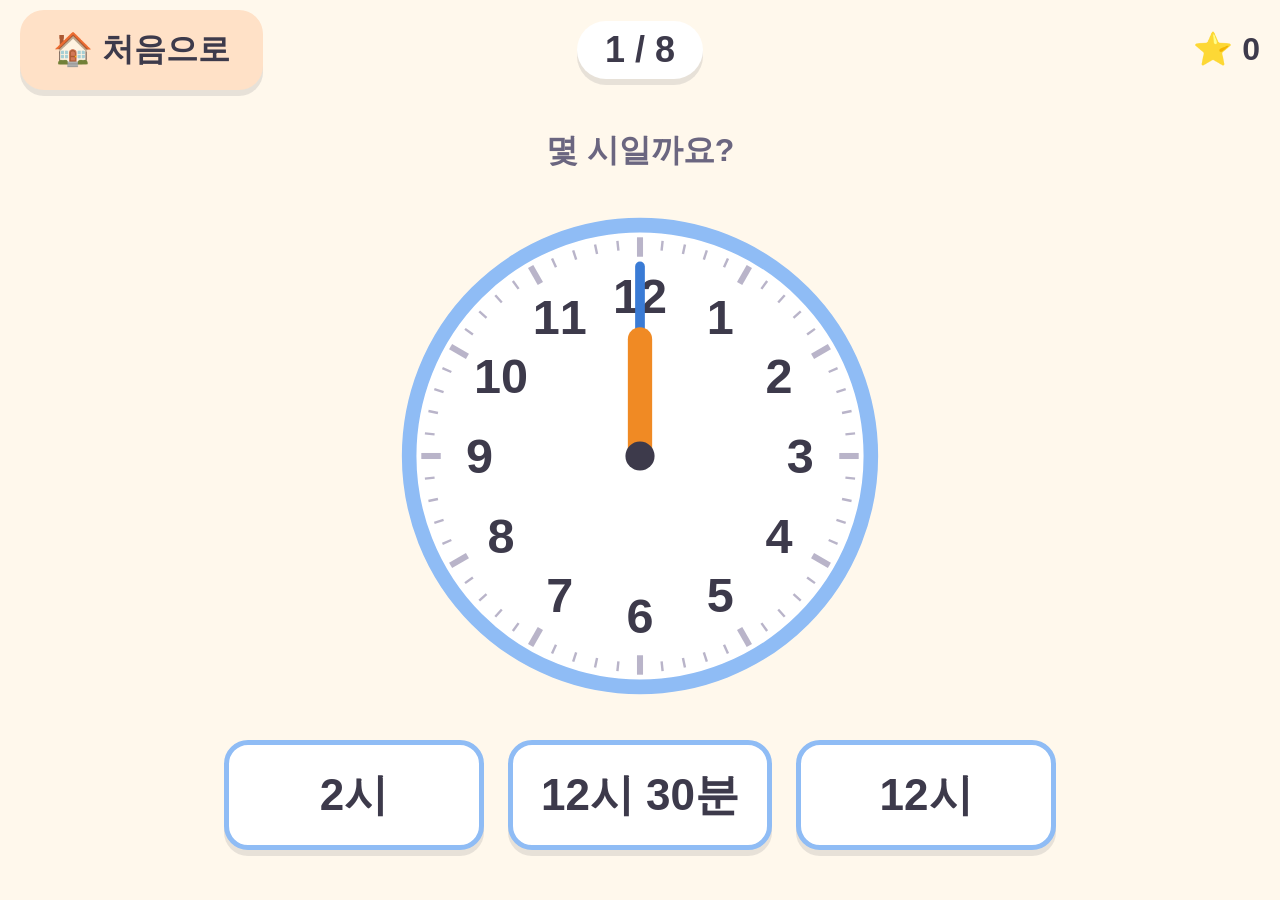
<file: games/clock.html>
<!DOCTYPE html>
<html lang="ko">
<head>
<meta charset="utf-8">
<meta name="viewport" content="width=device-width, initial-scale=1">
<title>시계 읽기 - Uno의 놀이터</title>
<link rel="stylesheet" href="../css/style.css">
</head>
<body class="game-page">
<header class="topbar">
  <a class="btn home-btn" href="../index.html">🏠 처음으로</a>
  <div class="progress" id="progress"></div>
  <div class="my-stars" id="my-stars"></div>
</header>
<main class="stage" id="stage"></main>
<script src="../js/stars.js"></script>
<script src="clock.js"></script>
</body>
</html>
</file>
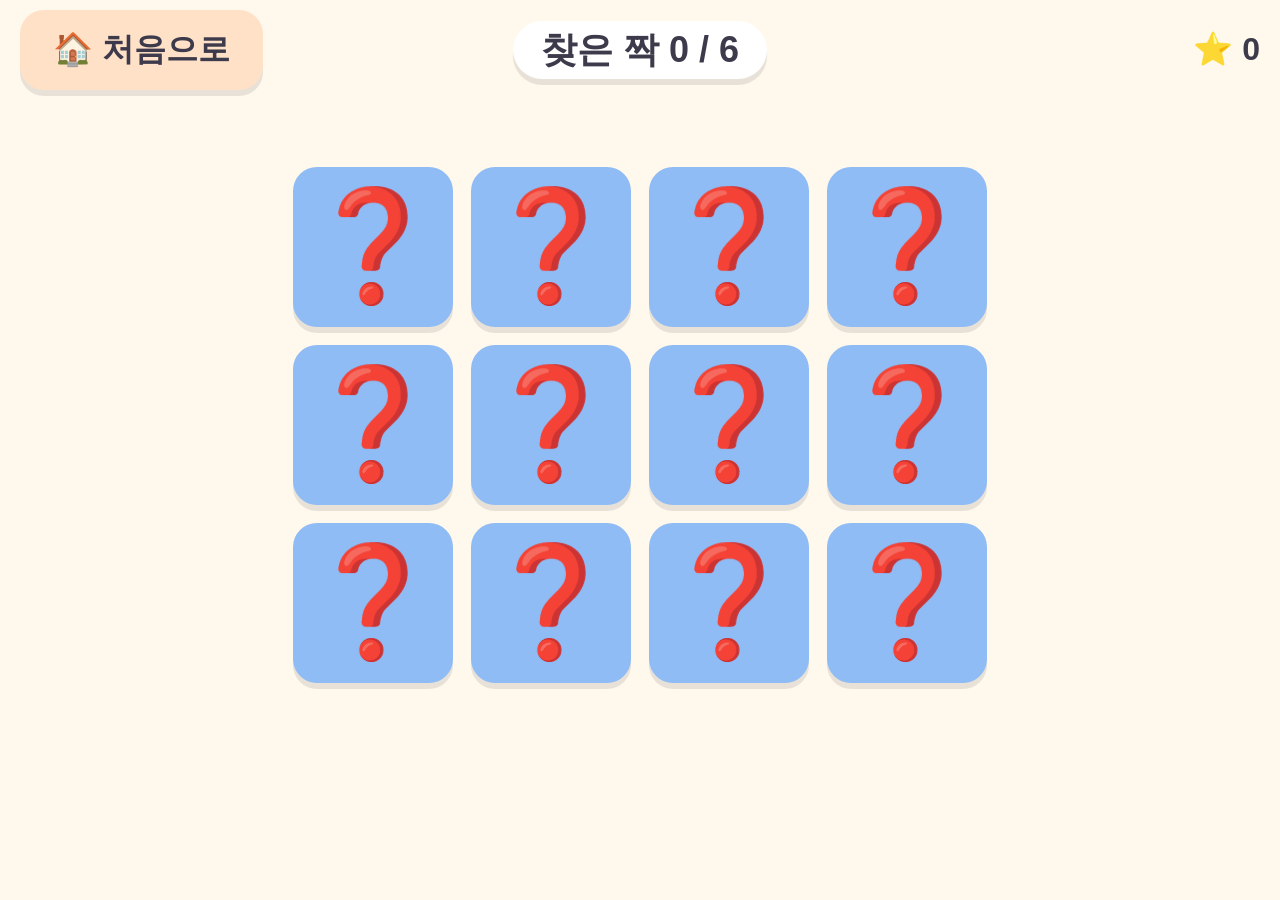
<file: games/match.html>
<!DOCTYPE html>
<html lang="ko">
<head>
<meta charset="utf-8">
<meta name="viewport" content="width=device-width, initial-scale=1">
<title>같은 그림 찾기 - Uno의 놀이터</title>
<link rel="stylesheet" href="../css/style.css">
</head>
<body class="game-page">
<header class="topbar">
  <a class="btn home-btn" href="../index.html">🏠 처음으로</a>
  <div class="progress" id="progress"></div>
  <div class="my-stars" id="my-stars"></div>
</header>
<main class="stage" id="stage"></main>
<script src="../js/stars.js"></script>
<script src="match.js"></script>
</body>
</html>
</file>
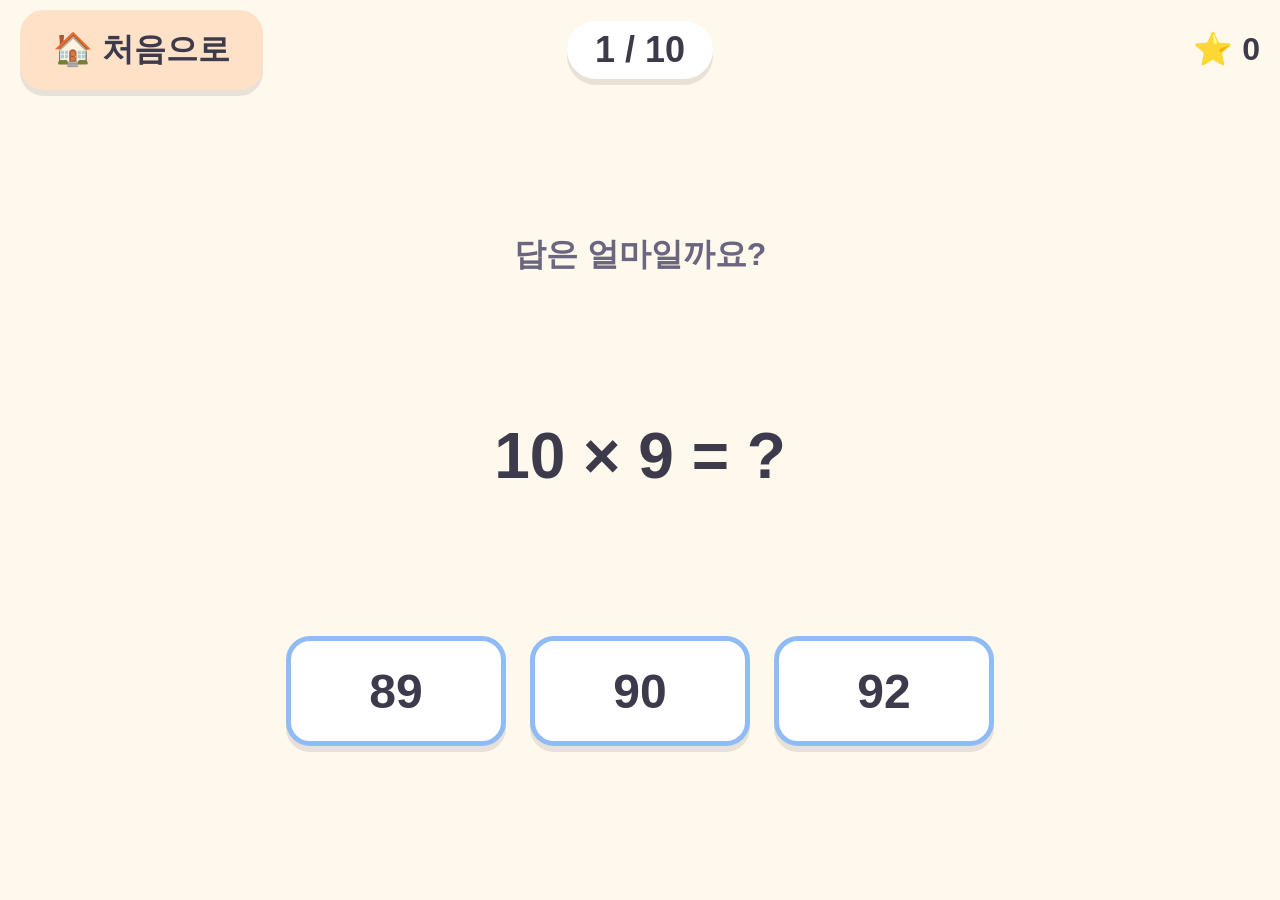
<file: games/math.html>
<!DOCTYPE html>
<html lang="ko">
<head>
<meta charset="utf-8">
<meta name="viewport" content="width=device-width, initial-scale=1">
<title>계산하기 - Uno의 놀이터</title>
<link rel="stylesheet" href="../css/style.css">
</head>
<body class="game-page">
<header class="topbar">
  <a class="btn home-btn" href="../index.html">🏠 처음으로</a>
  <div class="progress" id="progress"></div>
  <div class="my-stars" id="my-stars"></div>
</header>
<main class="stage" id="stage"></main>
<script src="../js/stars.js"></script>
<script src="math.js"></script>
</body>
</html>
</file>
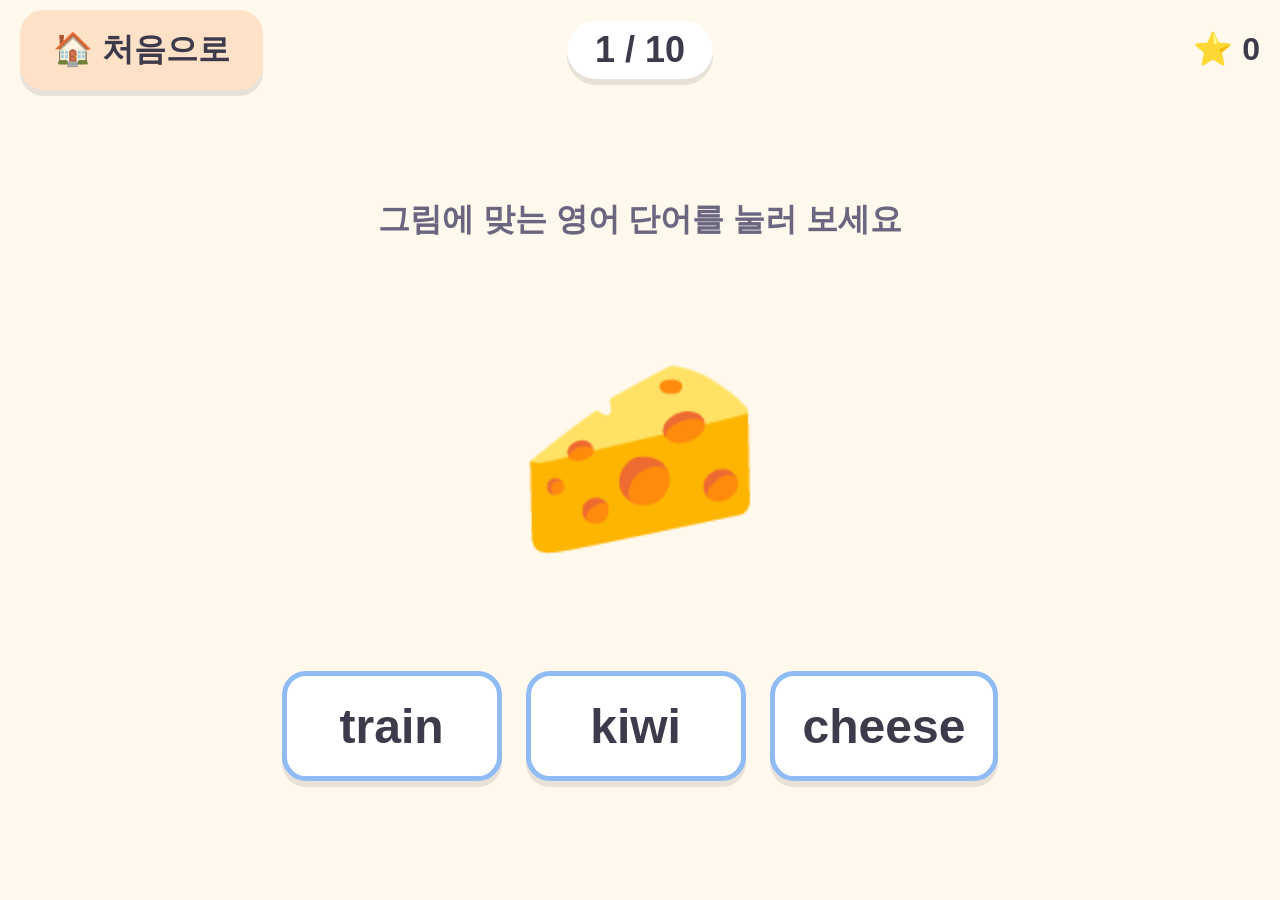
<file: games/word.html>
<!DOCTYPE html>
<html lang="ko">
<head>
<meta charset="utf-8">
<meta name="viewport" content="width=device-width, initial-scale=1">
<title>영어 단어 맞추기 - Uno의 놀이터</title>
<link rel="stylesheet" href="../css/style.css">
</head>
<body class="game-page">
<header class="topbar">
  <a class="btn home-btn" href="../index.html">🏠 처음으로</a>
  <div class="progress" id="progress"></div>
  <div class="my-stars" id="my-stars"></div>
</header>
<main class="stage" id="stage"></main>
<script src="../js/stars.js"></script>
<script src="word.js"></script>
</body>
</html>
</file>
<file: css/style.css>
/* 꼬마 놀이터 공통 모양
   - 태블릿 가로 화면(1024x768, 1280x800, 1024x690)에서 스크롤 없이 보이도록 만듦
   - 본문 28px 이상, 문제 글자 48px 이상, 버튼 글자 32px 이상
   - 버튼은 가로·세로 80px 이상, 버튼 사이 간격 16px 이상
   - 다시 해 보기 표시에는 빨간색과 가위표를 쓰지 않음 */

:root {
  --bg: #fff8ec;
  --ink: #3d3a4b;
  --soft-ink: #6b6680;
  --card: #ffffff;
  --sky: #cfe8ff;
  --sky-strong: #8fbcf5;
  --mint: #d6f5e3;
  --green: #43b26b;        /* 맞혔을 때 테두리 */
  --yellow: #ffc21a;       /* 정답 알려 줄 때 테두리 */
  --yellow-glow: #ffe48a;
  --lilac: #e9defc;
  --peach: #ffe1c7;
  --shadow: 0 6px 0 rgba(61, 58, 75, 0.12);
  --gap: 24px;             /* 버튼 사이 간격 (16px 이상) */
}

* { box-sizing: border-box; }

html, body {
  margin: 0;
  padding: 0;
  background: var(--bg);
  color: var(--ink);
  font-family: "Apple SD Gothic Neo", "Malgun Gothic", "Noto Sans KR", sans-serif;
  font-size: 28px;          /* 본문 최소 28px */
  line-height: 1.3;
  -webkit-text-size-adjust: 100%;
}

body {
  min-height: 100vh;
  display: flex;
  flex-direction: column;
  -webkit-user-select: none;
  user-select: none;
  -webkit-tap-highlight-color: transparent;
}

/* ---------- 버튼 ---------- */
.btn {
  font-family: inherit;
  font-size: 32px;          /* 버튼 글자 최소 32px */
  font-weight: 700;
  min-width: 80px;          /* 버튼 최소 80x80px */
  min-height: 80px;
  padding: 0 28px;
  border: 5px solid transparent;
  border-radius: 24px;
  background: var(--sky);
  color: var(--ink);
  box-shadow: var(--shadow);
  display: inline-flex;
  align-items: center;
  justify-content: center;
  gap: 12px;
  text-decoration: none;
  cursor: pointer;
  touch-action: manipulation;
  transition: transform 0.1s;
}
.btn:active { transform: translateY(3px); box-shadow: 0 3px 0 rgba(61, 58, 75, 0.12); }
.btn:focus-visible { outline: 4px solid var(--sky-strong); outline-offset: 4px; }

.btn-row {
  display: flex;
  justify-content: center;
  align-items: center;
  flex-wrap: wrap;
  gap: var(--gap);          /* 버튼 간격 16px 이상 */
}

/* ---------- 게임 화면 위쪽 줄 ---------- */
.topbar {
  display: grid;
  grid-template-columns: 1fr auto 1fr;
  align-items: center;
  gap: 16px;
  padding: 10px 20px;
}
.home-btn { justify-self: start; background: var(--peach); }
.progress {
  font-size: 36px;
  font-weight: 800;
  background: var(--card);
  border-radius: 999px;
  padding: 6px 28px;
  box-shadow: var(--shadow);
  white-space: nowrap;
}
.my-stars {
  justify-self: end;
  font-size: 32px;
  font-weight: 800;
  white-space: nowrap;
}

.stage {
  flex: 1;
  display: flex;
  flex-direction: column;
  align-items: center;
  justify-content: space-evenly;
  gap: 12px;
  padding: 0 20px 20px;
}

.guide {                    /* 안내 문구 */
  font-size: 32px;
  font-weight: 700;
  color: var(--soft-ink);
  margin: 0;
  text-align: center;
}

.question {                 /* 문제 글자 최소 48px */
  font-size: 64px;
  font-weight: 800;
  margin: 0;
  line-height: 1.1;
}

/* ---------- 보기 버튼 ---------- */
.choice {
  font-size: 48px;
  min-width: 220px;
  min-height: 110px;
  background: var(--card);
  border-color: var(--sky-strong);
}
.choice.is-correct {        /* 맞혔을 때: 초록 테두리 */
  border-color: var(--green);
  border-width: 8px;
  background: var(--mint);
}
.choice.is-dim {            /* 한 번 고른 보기: 흐리게, 다시 누를 수 없음 */
  opacity: 0.35;
  pointer-events: none;
}
.choice.is-answer {         /* 정답 알려 주기: 노란 테두리 */
  border-color: var(--yellow);
  border-width: 8px;
  box-shadow: 0 0 0 8px var(--yellow-glow);
}

/* ---------- 공통 상자 (맞혔을 때 / 다시 해 보기 / 정답 알려 주기 / 끝) ---------- */
.overlay {
  position: fixed;
  inset: 0;
  z-index: 10;
  display: flex;
  justify-content: center;
  align-items: flex-start;
  padding-top: 8px;
  /* 뒤쪽 문제와 보기 버튼(초록·노란 테두리)이 보이도록 반투명 */
  background: rgba(255, 248, 236, 0.3);
}
.overlay.is-center { align-items: center; padding-top: 0; background: rgba(255, 248, 236, 0.85); }

.panel {
  background: var(--card);
  border-radius: 36px;
  border: 6px solid var(--lilac);
  box-shadow: 0 12px 0 rgba(61, 58, 75, 0.12);
  padding: 20px 48px 28px;
  text-align: center;
  min-width: 520px;
  max-width: 90vw;
}
.panel-emoji { font-size: 96px; line-height: 1.1; display: inline-block; }
.panel-title { font-size: 44px; font-weight: 800; margin: 6px 0 0; }
.panel-text { font-size: 32px; margin: 6px 0 0; }
.panel .btn-row { margin-top: 20px; }
/* 위쪽 띠 모양 상자: 그림 | 글 | 버튼 을 한 줄로 */
.panel-bar {
  display: flex;
  align-items: center;
  gap: 24px;
  text-align: left;
  padding: 10px 28px;
  min-width: 0;
  width: 960px;
  max-width: calc(100vw - 32px);
}
.panel-bar .panel-emoji { font-size: 88px; flex: none; }
.panel-bar .panel-body { flex: 1; }
.panel-bar .panel-title { font-size: 40px; margin: 0; }
.panel-bar .panel-text { font-size: 36px; font-weight: 700; margin: 2px 0 0; }
.panel { word-break: keep-all; }
.panel-bar .btn-row { margin-top: 0; flex: none; }
.panel .btn { background: var(--mint); min-width: 220px; }
.panel .btn.home-link { background: var(--peach); }

/* 별이 나타날 때 짧게 커졌다 작아지는 움직임 (1초 이내) */
@keyframes star-pop {
  0%   { transform: scale(0.3); }
  55%  { transform: scale(1.3); }
  100% { transform: scale(1); }
}
.star-pop { animation: star-pop 0.6s ease-out; }

/* ---------- 첫 화면 ---------- */
.home-page {
  align-items: center;
  justify-content: center;
  gap: 20px;
  padding: 20px;
}
.home-title { font-size: 64px; font-weight: 800; margin: 0; }
.total-stars {
  font-size: 44px;
  font-weight: 800;
  background: var(--card);
  border-radius: 999px;
  padding: 8px 40px;
  box-shadow: var(--shadow);
}
.menu {
  display: grid;
  grid-template-columns: repeat(2, minmax(300px, 400px));
  gap: 28px;
}
.menu-btn {
  flex-direction: column;
  gap: 4px;
  min-height: 190px;
  font-size: 40px;
  border-radius: 32px;
}
.menu-emoji { font-size: 80px; line-height: 1; }
.menu-btn:nth-child(1) { background: var(--sky); }
.menu-btn:nth-child(2) { background: var(--mint); }
.menu-btn:nth-child(3) { background: var(--peach); }
.menu-btn:nth-child(4) { background: var(--lilac); }

/* ---------- 영어 단어 맞추기 ---------- */
.picture { font-size: 200px; line-height: 1.05; }

/* ---------- 계산하기 ---------- */
.counters {
  display: flex;
  align-items: center;
  justify-content: center;
  gap: 24px;
  min-height: 120px;
}
.count-group {
  display: flex;
  flex-wrap: wrap;
  justify-content: center;
  max-width: 300px;          /* 한 줄에 5개씩 */
  font-size: 48px;
  line-height: 1.15;
}
.count-group span { width: 60px; text-align: center; }
.count-group .faded { opacity: 0.3; }   /* 빼는 만큼 흐리게 */
.count-group.is-empty {     /* 0개일 때: 빈 상자 */
  width: 64px;
  height: 64px;
  border: 4px dashed var(--sky-strong);
  border-radius: 16px;
}
.count-sign { font-size: 56px; font-weight: 800; color: var(--soft-ink); }

/* ---------- 시계 읽기 ---------- */
.clock {
  width: 54vh;               /* 시계 지름: 화면 높이의 절반 이상 */
  height: 54vh;
  min-width: 300px;
  min-height: 300px;
}
.clock svg { width: 100%; height: 100%; display: block; }
.clock-choices .choice { min-width: 260px; font-size: 44px; }

/* ---------- 같은 그림 찾기 ---------- */
.board {
  --card-size: clamp(120px, calc((100vh - 290px) / 3), 160px);
  display: grid;
  grid-template-columns: repeat(4, var(--card-size));
  grid-auto-rows: var(--card-size);
  gap: 18px;
}
.card {
  position: relative;
  width: var(--card-size);
  height: var(--card-size);
  min-width: 120px;          /* 카드 한 장 최소 120x120px */
  min-height: 120px;
  padding: 0;
  font-size: calc(var(--card-size) * 0.55);
  border-radius: 24px;
  background: var(--sky-strong);   /* 뒷면: 단색 바탕 */
}
/* 카드 속 그림 크기: 카드 크기에 맞춤 (휴대폰용 버튼 글자 규칙보다 우선) */
.board .card { font-size: calc(var(--card-size) * 0.68); line-height: 1; }
.card.is-open { background: var(--card); border-color: var(--sky-strong); }
.card.is-found { background: var(--mint); border-color: var(--green); }
.card.is-open .card-face { animation: card-turn 0.25s ease-out; }
@keyframes card-turn {
  from { transform: scaleX(0.2); }
  to   { transform: scaleX(1); }
}
.card.is-found { animation: sparkle 0.8s ease-out; }
@keyframes sparkle {
  0%   { box-shadow: 0 0 0 0 var(--yellow-glow); }
  50%  { box-shadow: 0 0 0 14px var(--yellow-glow); }
  100% { box-shadow: var(--shadow); }
}
.card-star {
  position: absolute;
  top: -14px;
  right: -10px;
  font-size: 40px;
  line-height: 1;
}
.match-message {
  font-size: 32px;
  font-weight: 700;
  min-height: 52px;
  margin: 0;
  padding: 4px 28px;
  border-radius: 999px;
  background: var(--lilac);
  visibility: hidden;
}
.match-message.is-show { visibility: visible; }

/* 움직임 줄이기를 켠 기기에서는 애니메이션을 끔 */
@media (prefers-reduced-motion: reduce) {
  *, *::before, *::after {
    animation: none !important;
    transition: none !important;
  }
  .star-pop { animation: none; }
}

/* 계산하기 — 십 모형 (10개짜리 막대 + 낱개 네모) */
.tens-blocks {
  display: flex;
  align-items: flex-end;
  gap: 6px;
  height: 128px;
}
.ten-bar {
  display: flex;
  flex-direction: column;
  gap: 2px;
}
.ten-bar i, .ones i {
  display: block;
  width: 11px;
  height: 11px;
  border-radius: 2px;
}
.ten-bar i { background: var(--sky-strong); }
.ones {
  display: flex;
  flex-direction: column-reverse;
  flex-wrap: wrap;
  align-content: flex-start;
  gap: 2px;
  height: 128px;
  margin-left: 4px;
}
.ones i { background: var(--yellow); }

/* ---------- 휴대폰 화면 ----------
   태블릿 가로 화면이 기본이고, 아래는 화면이 작은 휴대폰에서만 적용됩니다.
   휴대폰에서는 글자·버튼을 화면에 맞게 줄입니다 (누르는 버튼은 높이 56px 이상). */

/* 휴대폰 세로 화면 */
@media (max-width: 600px) {
  html, body { font-size: 22px; }
  .btn { font-size: 24px; min-height: 64px; padding: 0 18px; border-radius: 18px; }
  .topbar { padding: 8px 10px; gap: 6px; grid-template-columns: auto 1fr auto; }
  .progress { justify-self: center; }
  .home-btn { font-size: 20px; min-height: 56px; min-width: 0; padding: 0 12px; white-space: nowrap; }
  .progress { font-size: 20px; padding: 4px 12px; }
  .my-stars { font-size: 20px; }
  .stage { padding: 0 12px 16px; gap: 10px; }
  .guide { font-size: 22px; }
  .question { font-size: 48px; }
  .choice { font-size: 32px; min-width: 0; width: min(80vw, 320px); min-height: 72px; }
  .clock-choices .choice { min-width: 0; font-size: 30px; }

  .home-page { padding: 16px 12px; gap: 16px; }
  .home-title { font-size: 40px; text-align: center; }
  .total-stars { font-size: 26px; padding: 6px 24px; }
  .menu { grid-template-columns: repeat(2, 1fr); width: 100%; gap: 14px; }
  .menu-btn { min-height: 140px; font-size: 22px; padding: 0 8px; text-align: center; word-break: keep-all; }
  .menu-emoji { font-size: 56px; }

  .picture { font-size: 140px; }
  .clock { width: min(84vw, 54vh); height: min(84vw, 54vh); min-width: 0; min-height: 0; }
  .board {
    --card-size: calc((100vw - 24px - 30px) / 4);
    gap: 10px;
  }
  .card { min-width: 0; min-height: 0; border-radius: 16px; }
  .card-star { font-size: 26px; top: -10px; right: -6px; }
  .match-message { font-size: 20px; min-height: 36px; padding: 4px 16px; text-align: center; }

  .tens-blocks { gap: 4px; height: 98px; }
  .ones { height: 98px; margin-left: 2px; }
  .ten-bar i, .ones i { width: 8px; height: 8px; }
  .counters { gap: 14px; min-height: 0; }
  .count-sign { font-size: 40px; }

  .panel { min-width: 0; padding: 16px 20px 20px; border-radius: 24px; }
  .panel-emoji { font-size: 72px; }
  .panel-title { font-size: 32px; }
  .panel-text { font-size: 24px; }
  .panel .btn { min-width: 0; }
  .panel-bar { flex-wrap: wrap; justify-content: center; gap: 8px 14px; padding: 10px 14px; }
  .panel-bar .panel-emoji { font-size: 48px; }
  .panel-bar .panel-title { font-size: 26px; }
  .panel-bar .panel-text { font-size: 22px; }
  .panel-bar .panel-body { flex: 1 1 200px; }
}

/* 휴대폰 가로 화면 (세로 높이가 낮음) */
@media (max-height: 500px) {
  html, body { font-size: 20px; }
  .btn { font-size: 22px; min-height: 56px; padding: 0 16px; border-radius: 16px; }
  .topbar { padding: 4px 12px; }
  .home-btn { font-size: 20px; min-height: 48px; white-space: nowrap; }
  .progress { font-size: 22px; padding: 2px 14px; }
  .my-stars { font-size: 22px; }
  .stage { padding: 0 12px 8px; gap: 6px; }
  .guide { font-size: 20px; }
  .question { font-size: 40px; }
  .choice { font-size: 28px; min-width: 150px; min-height: 60px; }
  .btn-row { gap: 16px; }
  .clock-choices .choice { min-width: 150px; font-size: 26px; }

  .home-page { padding: 10px 16px; gap: 10px; }
  .home-title { font-size: 34px; }
  .total-stars { font-size: 22px; padding: 4px 24px; }
  .menu { grid-template-columns: repeat(4, 1fr); width: min(100%, 860px); gap: 14px; }
  .menu-btn { min-height: 150px; font-size: 22px; padding: 0 8px; text-align: center; word-break: keep-all; }
  .menu-emoji { font-size: 52px; }

  .picture { font-size: 96px; }
  .clock { width: 50vh; height: 50vh; min-width: 0; min-height: 0; }
  .board {
    --card-size: calc((100vh - 130px) / 3);
    gap: 10px;
  }
  .card { min-width: 0; min-height: 0; border-radius: 14px; }
  .card-star { font-size: 24px; top: -8px; right: -6px; }
  .match-message { font-size: 18px; min-height: 30px; padding: 2px 16px; }

  .tens-blocks { gap: 4px; height: 88px; }
  .ones { height: 88px; margin-left: 2px; }
  .ten-bar i, .ones i { width: 7px; height: 7px; }
  .counters { gap: 14px; min-height: 0; }
  .count-sign { font-size: 36px; }

  .overlay.is-center { align-items: center; }
  .panel { min-width: 0; padding: 10px 28px 14px; border-radius: 24px; }
  .panel-emoji { font-size: 56px; }
  .panel-title { font-size: 30px; }
  .panel-text { font-size: 22px; }
  .panel .btn-row { margin-top: 10px; }
  .panel .btn { min-width: 160px; }
  .panel-bar { padding: 6px 18px; gap: 16px; }
  .panel-bar .panel-emoji { font-size: 44px; }
  .panel-bar .panel-title { font-size: 26px; }
  .panel-bar .panel-text { font-size: 22px; }
}
</file>
